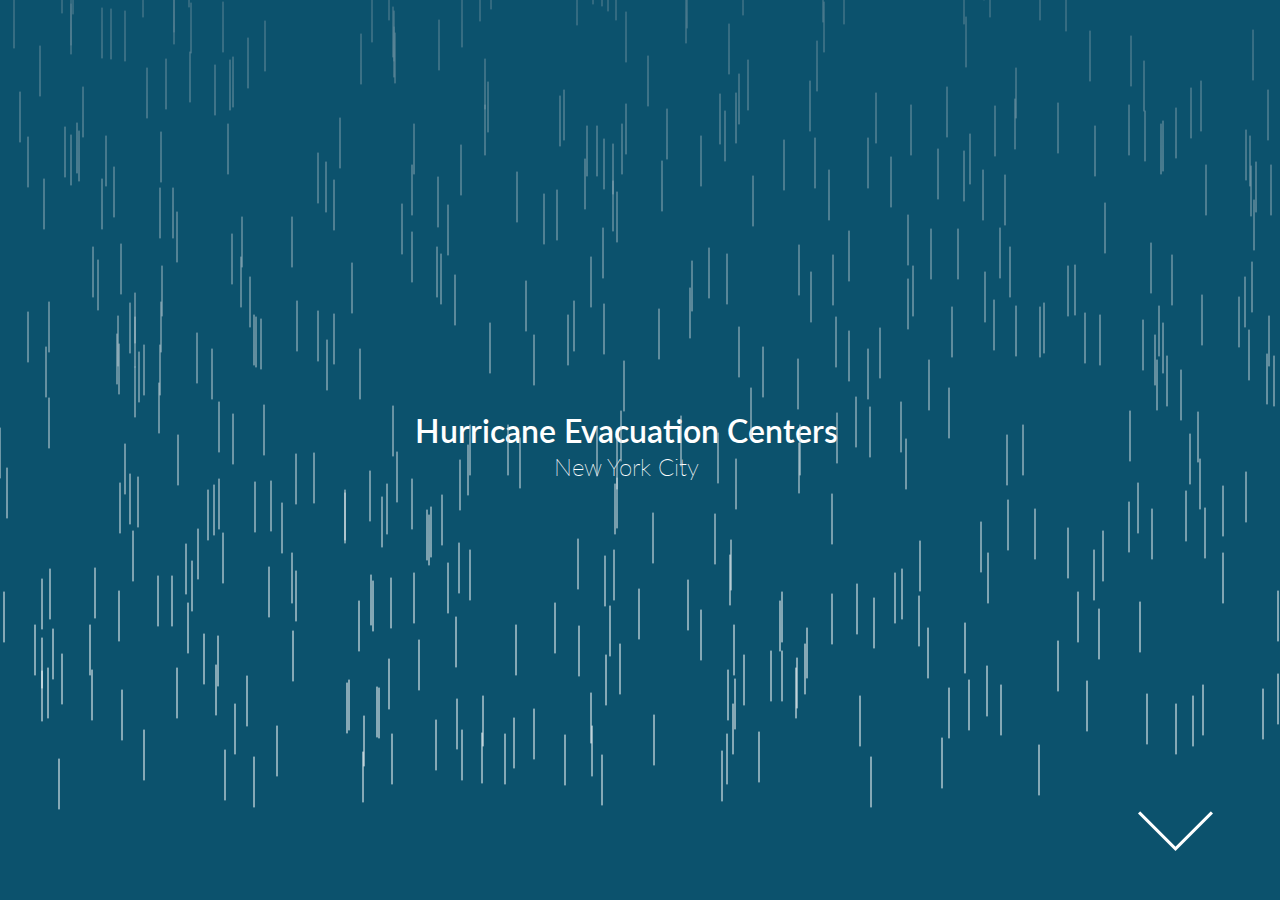
<file: index.html>
<!DOCTYPE html>
<html lang="en">

<head>
    <meta charset="UTF-8">
    <meta name="viewport" content="width-device-width, initial-scale=1.0">
    <meta http-equiv="X-UA-Compatible" content="ie-edge">
    <title>Hurricane Evacuation Centers</title>
    <link rel="stylesheet" href="style.css">
    <link rel="icon" href="./assets/icon.png">

</head>

<canvas id="rain"></canvas>

<body class="indexbody">

    <div class="indexrow1">
        
    </div>

    <div class="indexrow2">
        <header>
            <h1 class="indexh1">Hurricane Evacuation Centers</h1>
            <h2 class="indexh2">New York City</h2>
        </header>
    </div>

    <div class="indexrow3">
        <a href="toc.html">
            <p class="arrow down"></p>
        </a>
    </div>
    
    <div class="rain front-row"></div>
    <div class="rain back-row"></div>
    
</body>

<script src="indexscript.js"></script>

<footer>

</footer>

</html>
</file>
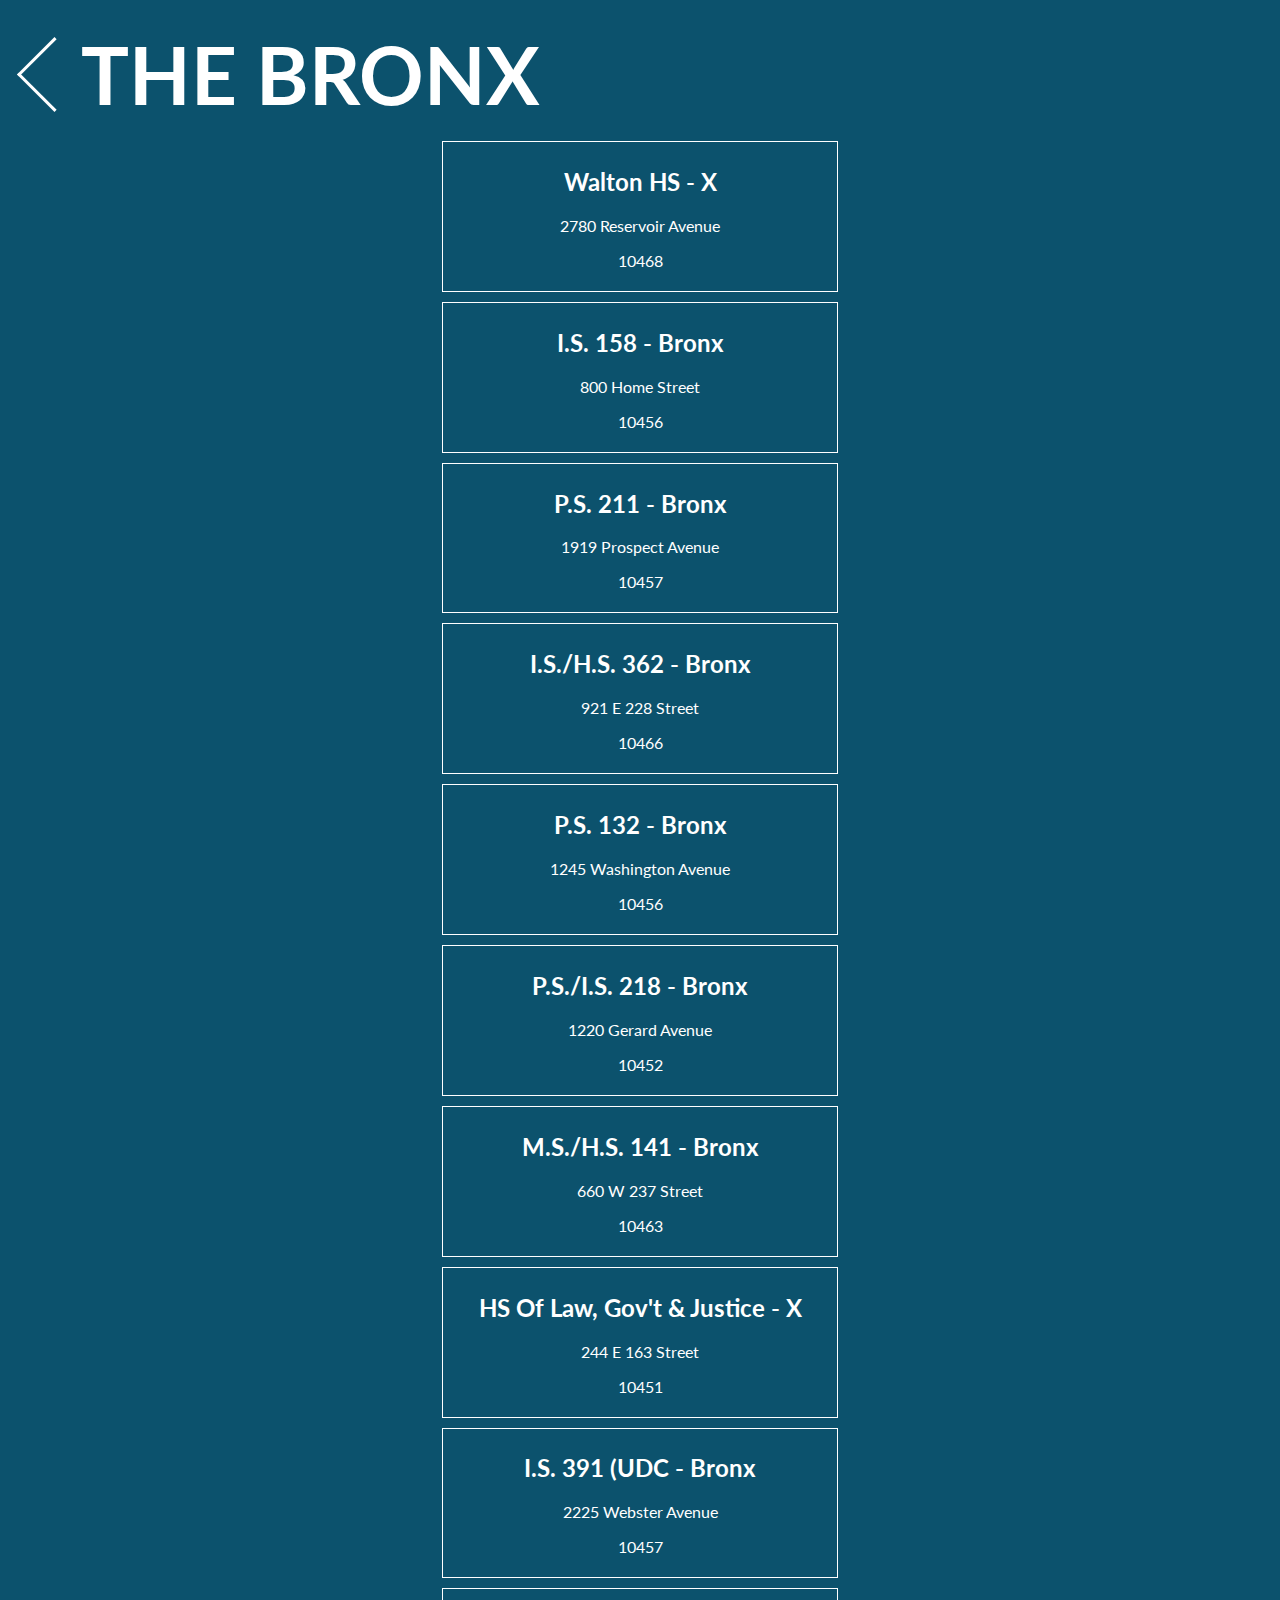
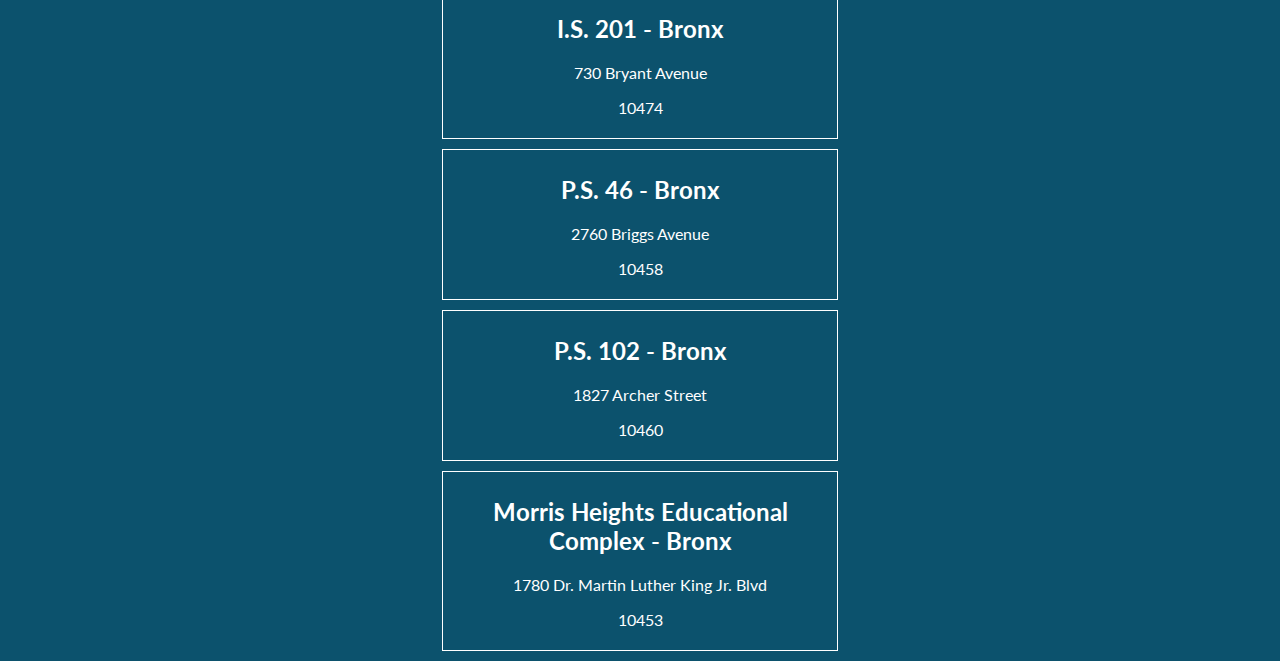
<file: bronx.html>
<!DOCTYPE html>
<html lang="en">
    <head>
        <meta charset="UTF-8">
        <meta name="viewport" content="width-device-width, initial-scale=1.0">
        <meta http-equiv="X-UA-Compatible" content="ie-edge">
        <title>The Bronx</title>
        <link rel="stylesheet" href="style.css">
        <link rel="icon" href="./assets/icon.png">

    </head>

    <body class="brookbody">
        <header class="title">
            <a href="toc.html"><p class="arrow left"></p></a><h1>THE BRONX</h1>
        </header>

        <div id="collection">
        </div>
    </body>

    <script src="BRONXSCRIPT.JS"></script>

    <footer>
        
    </footer>

</html>
</file>
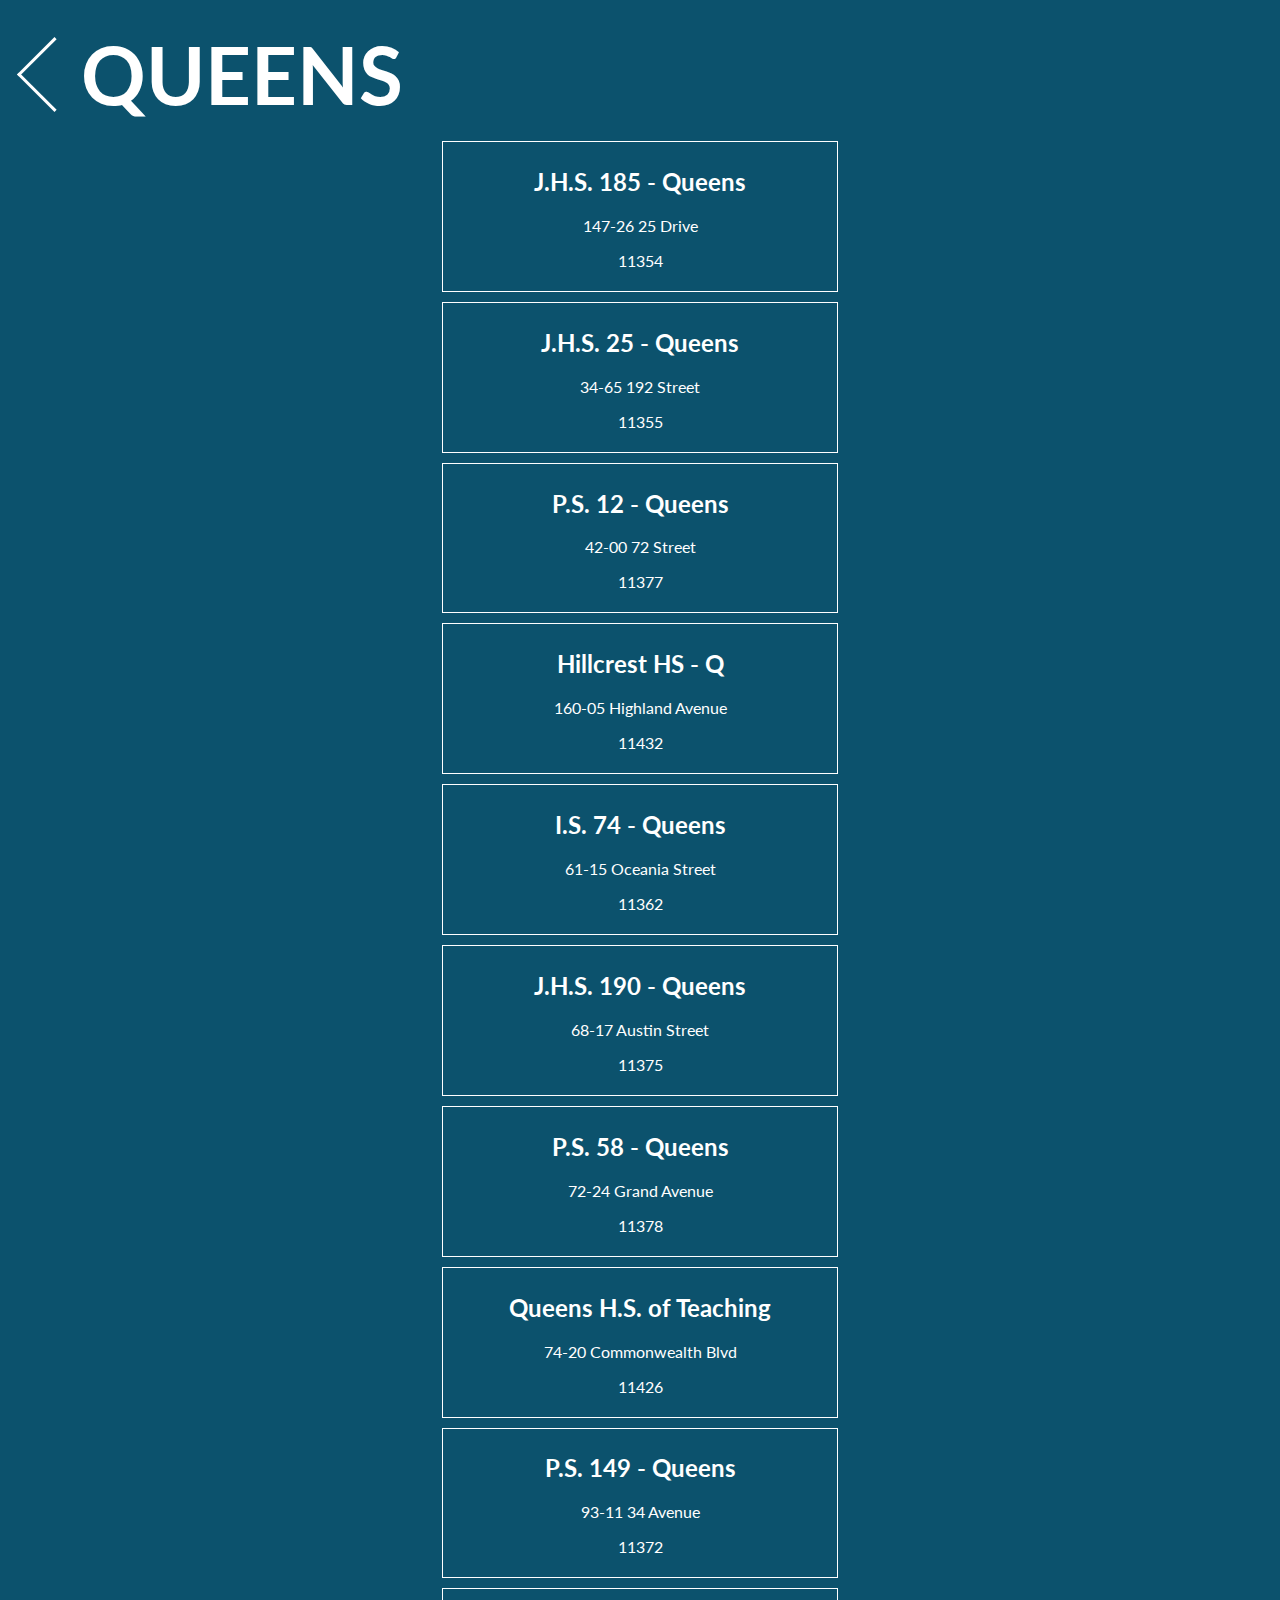
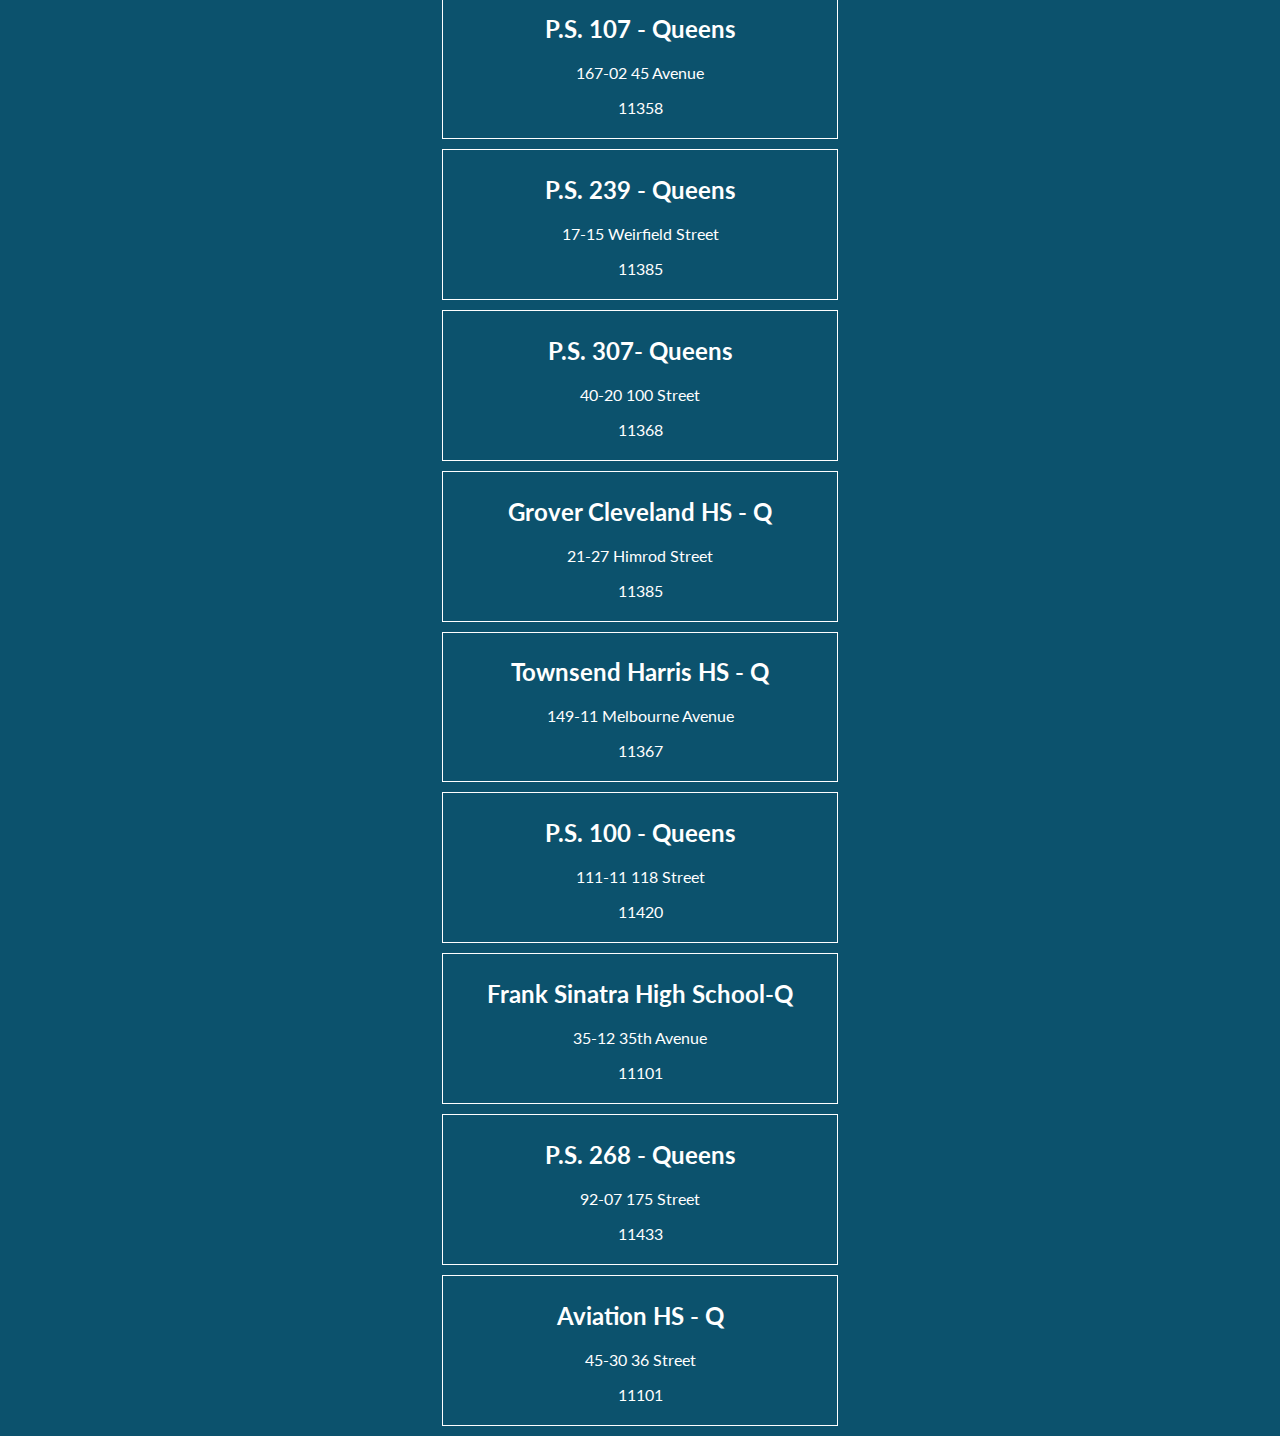
<file: queens.html>
<!DOCTYPE html>
<html lang="en">
    <head>
        <meta charset="UTF-8">
        <meta name="viewport" content="width-device-width, initial-scale=1.0">
        <meta http-equiv="X-UA-Compatible" content="ie-edge">
        <title>Queens</title>
        <link rel="stylesheet" href="style.css">
        <link rel="icon" href="./assets/icon.png">

    </head>

    <body class="brookbody">
        <header class="title">
            <a href="toc.html"><p class="arrow left"></p></a><h1>QUEENS</h1>
        </header>

        <div id="collection">
        </div>
    </body>
    <script src="QUEENSSCRIPT.JS"></script>

    <footer>
        
    </footer>

</html>
</file>
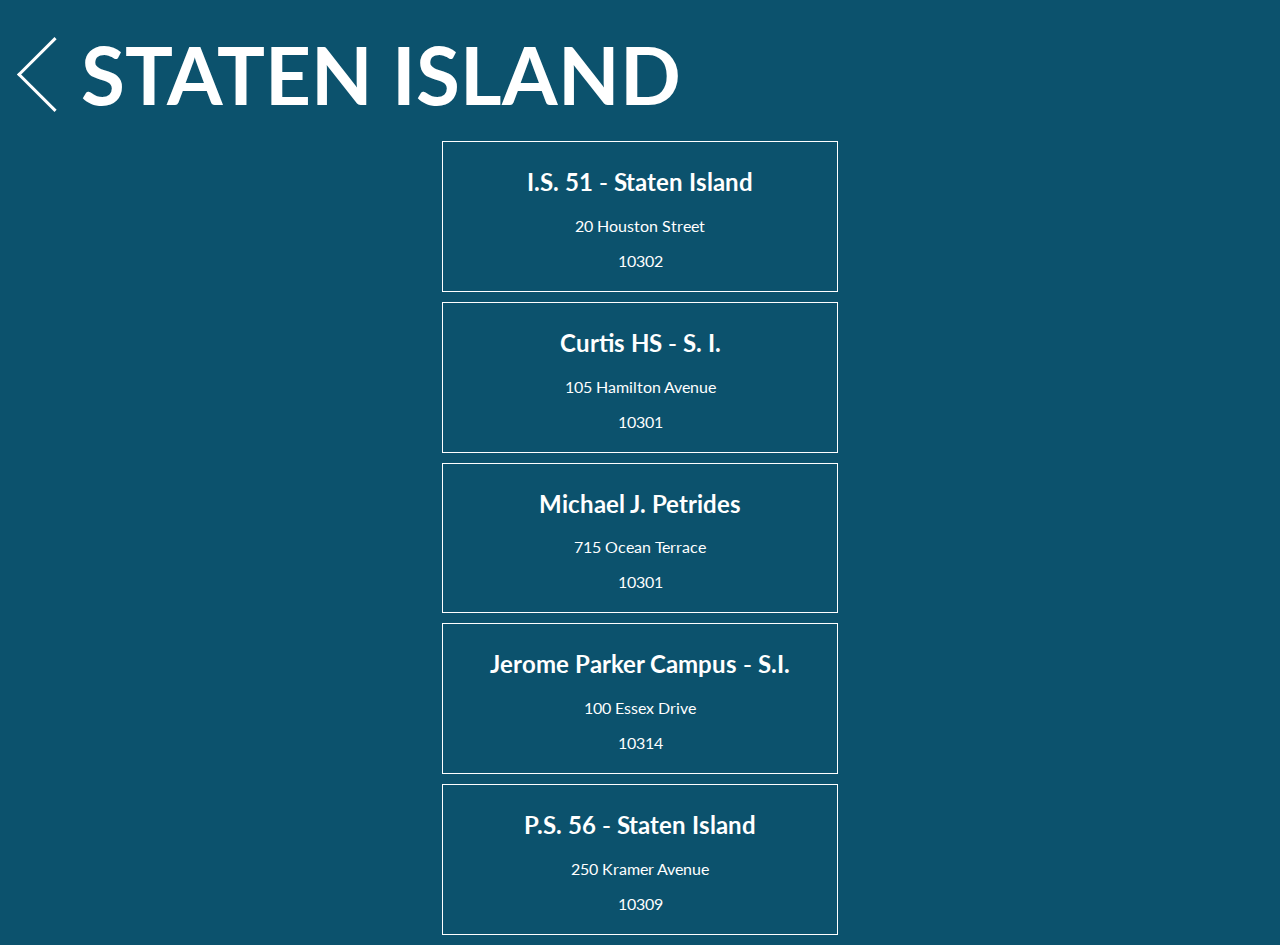
<file: statenisland.html>
<!DOCTYPE html>
<html lang="en">
    <head>
        <meta charset="UTF-8">
        <meta name="viewport" content="width-device-width, initial-scale=1.0">
        <meta http-equiv="X-UA-Compatible" content="ie-edge">
        <title>Staten Island</title>
        <link rel="stylesheet" href="style.css">
        <link rel="icon" href="./assets/icon.png">

    </head>

    <body class="brookbody">
        <header class="title">
            <a href="toc.html"><p class="arrow left"></p></a><h1>STATEN ISLAND</h1>
        </header>

        <div id="collection">
        </div>
    </body>
    <script src="SISCRIPT.JS"></script>

    <footer>
        
    </footer>

</html>
</file>
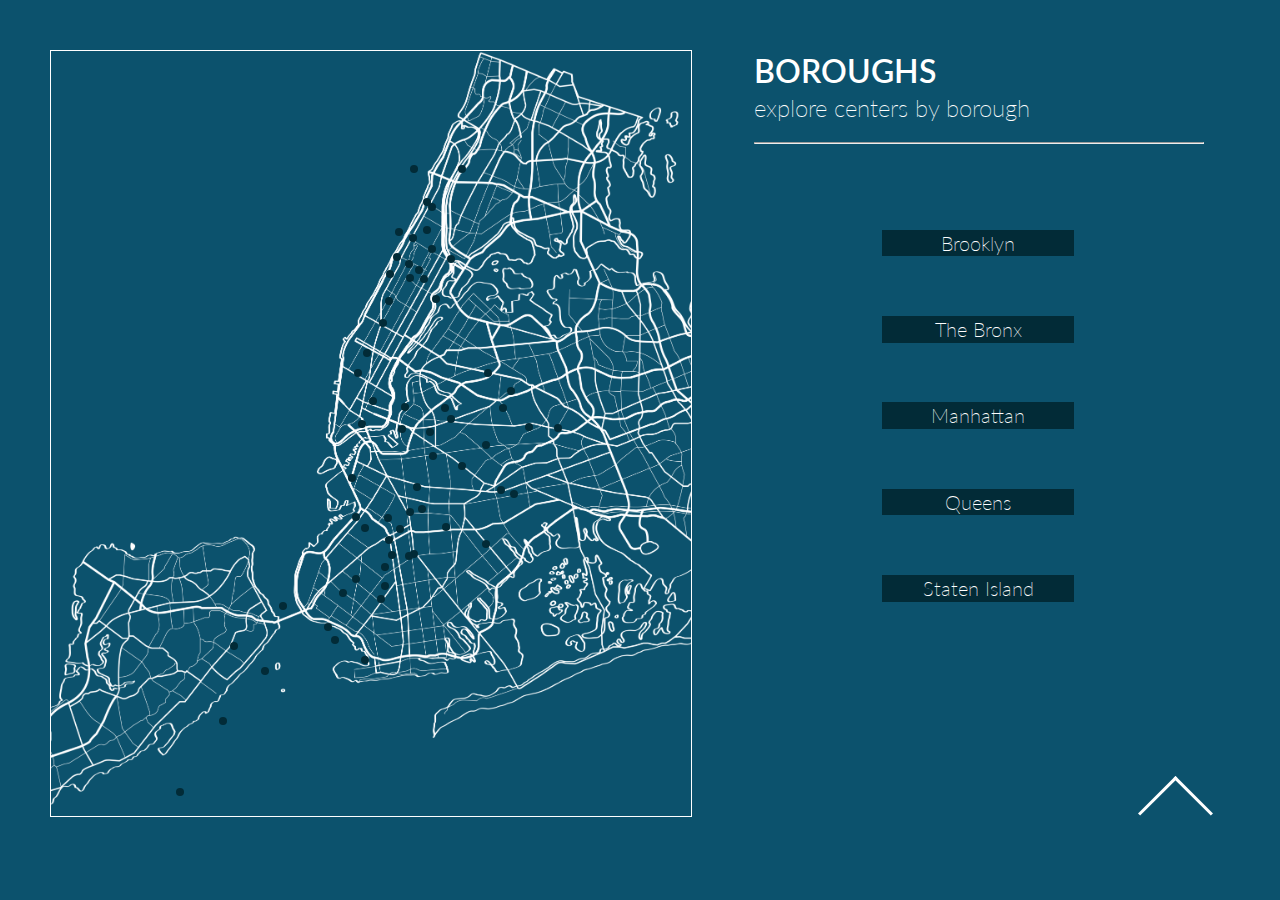
<file: toc.html>
<!DOCTYPE html>
<html lang="en">

<head>
    <meta charset="UTF-8">
    <meta name="viewport" content="width-device-width, initial-scale=1.0">
    <meta http-equiv="X-UA-Compatible" content="ie-edge">
    <title>Hurricane Evacuation Centers</title>
    <link rel="stylesheet" href="style.css">
    <link rel="icon" href="/assets/icon.png">

</head>

<body class="tocbody">

    <div class="tocrow1">
        <div class="maparea">
            <img class="tocmap" src="assets/map.png">
            <div class="dotgroup">
            
            </div>
        </div>

        <div class="buttonarea">
            <div>
                <h1 class="toch1">BOROUGHS</h1>
                <h2 class="toch2">explore centers by borough</h2>
                <hr>
            </div>

            <div class="buttondiv">
                <br>

                <a href="brook.html">
                    <div><button>Brooklyn</button></div>
                </a>

                <a href="bronx.html">
                    <div><button>The Bronx</button></div>
                </a>

                <a href="manhattan.html">
                    <div><button>Manhattan</button></div>
                </a>

                <a href="queens.html">
                    <div><button>Queens</button></div>
                </a>

                <a href="statenisland.html">
                    <div><button>Staten Island</button></div>
                </a>

            </div>
        </div>
    </div>

    <div class="tocrow2">
        <a href="index.html">
            <p class="arrow up"></p>
        </a>
    </div>

</body>
<script src="datascript.js" defer></script>

</html>
</file>
<file: style.css>
/* all pages */

@import url('https://fonts.googleapis.com/css2?family=Lato:ital,wght@0,100;0,300;0,400;0,700;0,900;1,100;1,300;1,400;1,700;1,900&display=swap');

html {
    background-color: #0C526D;
    height: 100vh;
    width: 100vw;
}

/* index page */

#rain {
    position: absolute;
    left: 0px;
    top: 0px;
    user-select: none;
}

@media only screen and (max-width: 600px) {
    .raindrop:nth-child(3) {
        display: none;
    }
}

.indexh1 {
    font-family: Lato, sans-serif;
    font-weight: 600;
    color: white;
    text-align: center;
    line-height: 0%;
}

.indexh2 {
    font-family: Lato, sans-serif;
    font-weight: 200;
    color: white;
    text-align: center;
}

.indexbody {
    grid-template-columns: repeat(1, 1fr);
    grid-template-rows: repeat(3, 1fr);
    display: block;
    height: 90vh;
    width: 90vw;
    margin: 50px;
    margin-bottom: 100px;
}

.indexrow1 {
    grid-row-start: 0;
    grid-row-end: 1;
    display: grid;
    height: 25vh;
}

.indexrow2 {
    grid-row-start: 1;
    grid-row-end: 2;
    display: grid;
    height: 40vh;
    justify-items: center;
    align-items: center;
}

.indexrow3 {
    grid-row-start: 2;
    grid-row-end: 3;
    display: grid;
    height: 25vh;
    justify-items: end;
    align-items: end;
}

.arrow {
    border: solid white;
    border-width: 0 3px 3px 0;
    display: inline-block;
    padding: 25px;
    line-height: 100px;
    position: inherit;
}

.down {
    transform: rotate(45deg);
    -webkit-transform: rotate(45deg);
}

/* table of contents page */

.tocbody {
    grid-template-columns: repeat(2, 1fr);
    grid-template-rows: repeat(2, 1fr);
    display: block;
    height: 90vh;
    width: 90vw;
    margin: 50px;
    margin-bottom: 100px;
}

.up {
    transform: rotate(-135deg);
    -webkit-transform: rotate(-135deg);
}

.maparea {
    grid-column-start: 0;
    grid-column-end: 1;
    grid-row-start: 0;
    grid-row-end: 1;
    height: 85vh;
    width: 50vw;
    border: solid;
    border-color: white;
    border-width: 1px;
}

.map-dot{
	position: absolute;
	width: .5rem;
	height: .5rem;
	border-radius: 50%;
    right: 200%;
}

.buttonarea {
    grid-column-start: 1;
    grid-column-end: 2;
    grid-row-start: 0;
    grid-row-end: 1;
    height: 65vh;
    width: 35vw;
}

.tocrow1 {
    grid-column-start: 0;
    grid-column-end: 2;
    grid-row-start: 0;
    grid-row-end: 1;
    display: grid;
    height: 65vh;
    width: 90vw;
    justify-content: space-between;
}

.tocrow2 {
    grid-column-start: 0;
    grid-column-end: 2;
    grid-row-start: 1;
    grid-row-end: 2;
    height: 25vh;
    display: grid;
    justify-items: end;
    align-items: end;
}

.tocmap {
    object-fit: cover;
    height: 85vh;
    width: 50vw;
}

.toch1 {
    font-family: Lato, sans-serif;
    font-weight: 600;
    color: white;
    text-align: left;
    line-height: 0%;
}

.toch2 {
    font-family: Lato, sans-serif;
    font-weight: 200;
    color: white;
    text-align: left;
}

hr {
    width: 35vw;
}

button {
    all: unset;
    width: 15vw;
    font-family: Lato, sans-serif;
    font-weight: 200;
    font-size: 15pt;
    line-height: 20pt;
    color: white;
    background-color: #022b37;
    text-align: center;
}

.buttondiv {
    height: 50vh;
    width: 35vw;
    display: flex;
    flex-direction: column;
    justify-items: center;
    align-items: center;
    justify-content: space-between;
}

a {
    text-decoration: none;
}

/* borough pages */

.collection {
    display: flex;
}

.data-details{
    font-family: Lato, sans-serif;
    color: white;
    border: 1px solid white;
    margin-bottom: 10px;
    width: 30vw;
    padding: 5px;
    text-align: center;
}

.title{
    font-family: Lato, sans-serif;
    color: white;
    font-size: 30pt;
    display: flex;
    margin-left: 20px;
    line-height: 18pt;
}

.flowers{
    display: flex;
    justify-content: space-around;
}

.left {
    transform: rotate(135deg);
    -webkit-transform: rotate(135deg);
}

.brookbody{
    background-image: url(assets/map.png);
}
</file>
